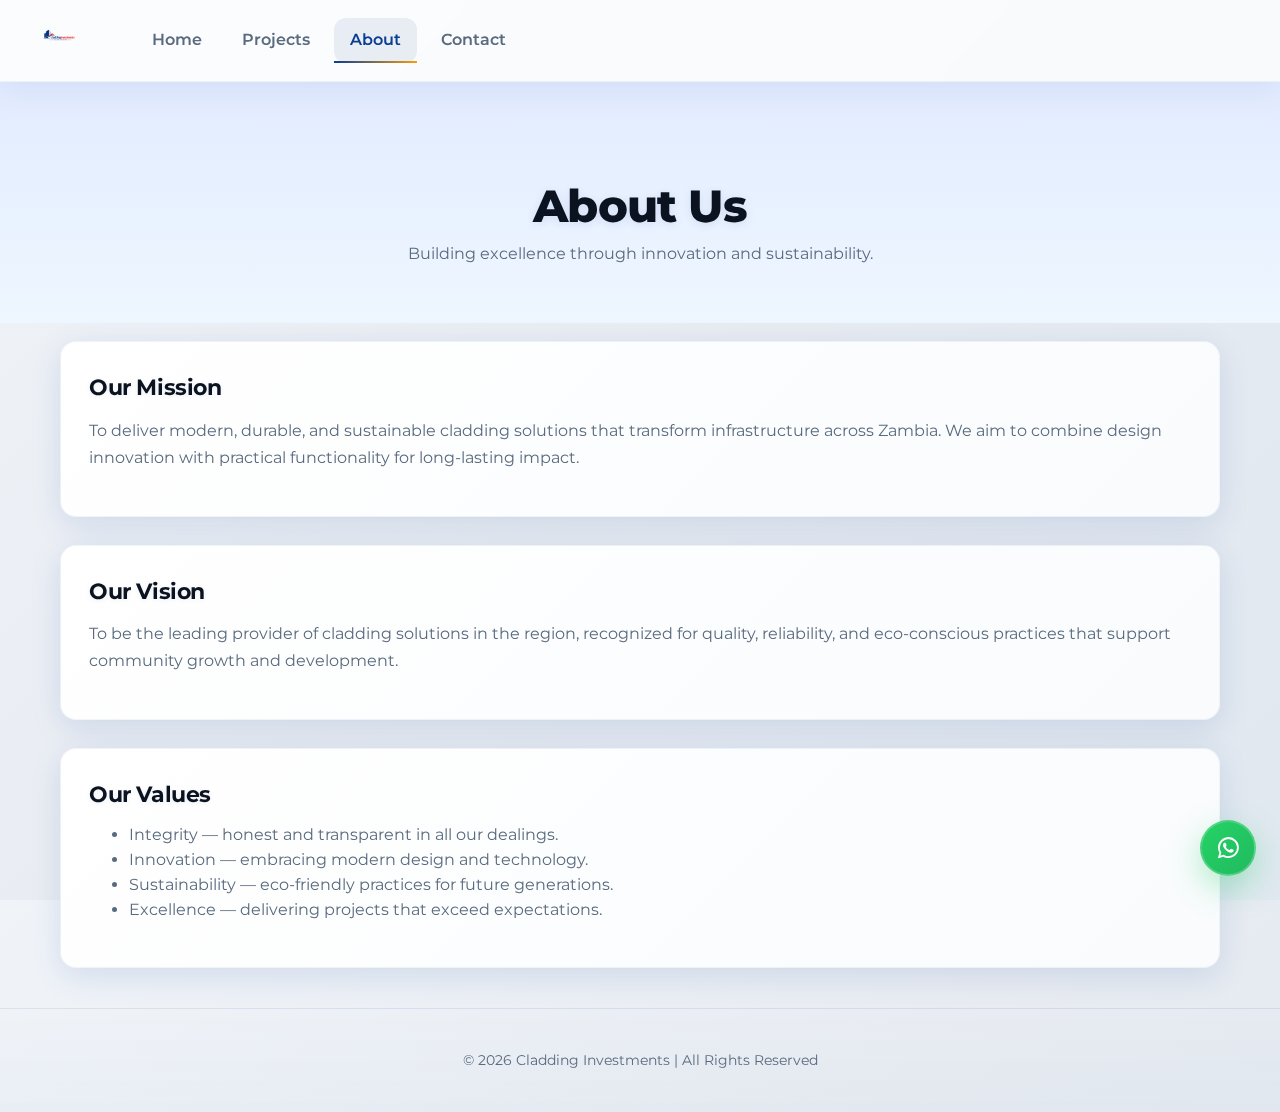
<file: about.html>
<!DOCTYPE html>
<html lang="en">
<head>
  <meta charset="UTF-8">
  <meta name="viewport" content="width=device-width, initial-scale=1.0">
  <title>About | Cladding Investments</title>
  <!-- Google Fonts -->
  <link href="https://fonts.googleapis.com/css2?family=Montserrat:wght@400;600&display=swap" rel="stylesheet">
  <!-- Font Awesome -->
  <link rel="stylesheet" href="https://cdnjs.cloudflare.com/ajax/libs/font-awesome/6.5.0/css/all.min.css">
  <!-- Stylesheet -->
  <link rel="stylesheet" href="styles.css">
</head>
<body>
  <header class="site-header">
    <div class="container header-inner">
      <a class="logo" href="home.html"><img src="images/logo.png" alt="Cladding Investments Logo" style="height:40px;width:auto"></a>
      <button id="nav-toggle" class="nav-toggle" aria-controls="site-nav" aria-expanded="false" aria-label="Toggle navigation">
        <span></span><span></span><span></span>
      </button>
      <nav class="site-nav" id="site-nav" role="navigation">
        <a href="home.html">Home</a>
        <a href="projects.html">Projects</a>
        <a href="about.html" class="active">About</a>
        <a href="contact.html">Contact</a>
      </nav>
    </div>
  </header>

  <main>
    <section class="page-hero">
      <div class="container">
        <h1>About Us</h1>
        <p>Building excellence through innovation and sustainability.</p>
      </div>
    </section>

    <section class="container" style="margin-top:18px">
      <div class="section-card">
        <h2>Our Mission</h2>
        <p>To deliver modern, durable, and sustainable cladding solutions that transform infrastructure across Zambia. We aim to combine design innovation with practical functionality for long-lasting impact.</p>
      </div>
      <div style="height:12px"></div>
      <div class="section-card">
        <h2>Our Vision</h2>
        <p>To be the leading provider of cladding solutions in the region, recognized for quality, reliability, and eco-conscious practices that support community growth and development.</p>
      </div>
      <div style="height:12px"></div>
      <div class="section-card">
        <h2>Our Values</h2>
        <ul style="margin-top:8px;color:var(--muted)">
          <li>Integrity — honest and transparent in all our dealings.</li>
          <li>Innovation — embracing modern design and technology.</li>
          <li>Sustainability — eco-friendly practices for future generations.</li>
          <li>Excellence — delivering projects that exceed expectations.</li>
        </ul>
      </div>
    </section>
  </main>

  <!-- WhatsApp Floating Button -->
  <a href="https://wa.me/260966011997" class="whatsapp-btn"><i class="fab fa-whatsapp"></i></a>

  <!-- Footer -->
  <footer>
    <p>&copy; 2026 Cladding Investments | All Rights Reserved</p>
  </footer>

  <script src="script.js"></script>
</body>
</html>
</file>
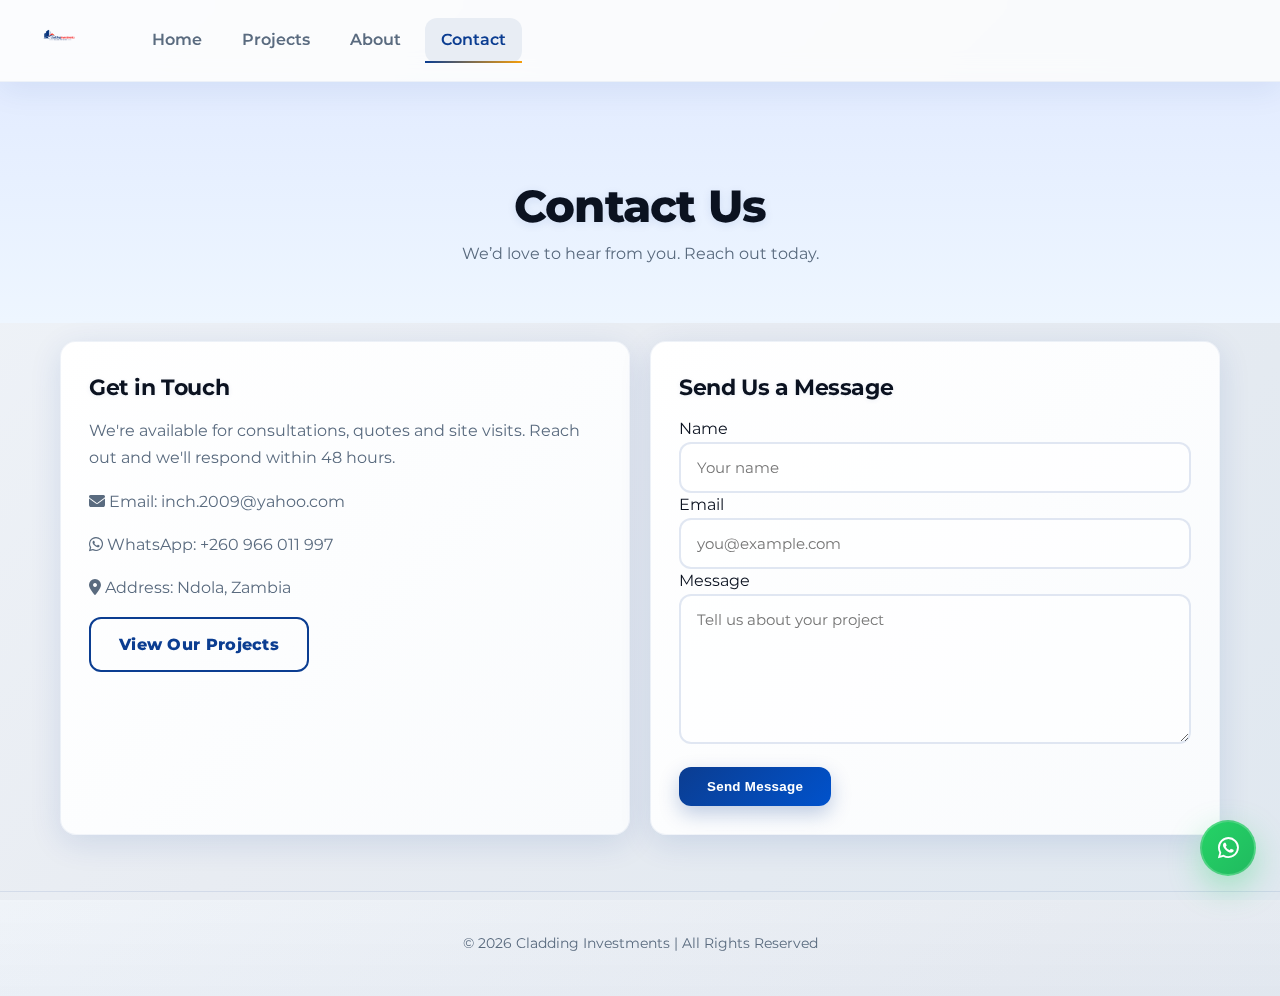
<file: contact.html>
<!DOCTYPE html>
<html lang="en">
<head>
  <meta charset="UTF-8">
  <meta name="viewport" content="width=device-width, initial-scale=1.0">
  <title>Contact | Cladding Investments</title>
  <!-- Google Fonts -->
  <link href="https://fonts.googleapis.com/css2?family=Montserrat:wght@400;600&display=swap" rel="stylesheet">
  <!-- Font Awesome -->
  <link rel="stylesheet" href="https://cdnjs.cloudflare.com/ajax/libs/font-awesome/6.5.0/css/all.min.css">
  <!-- Stylesheet -->
  <link rel="stylesheet" href="styles.css">
</head>
<body>
  <header class="site-header">
    <div class="container header-inner">
      <a class="logo" href="home.html"><img src="images/logo.png" alt="Cladding Investments Logo" style="height:40px;width:auto"></a>
      <button id="nav-toggle" class="nav-toggle" aria-controls="site-nav" aria-expanded="false" aria-label="Toggle navigation">
        <span></span><span></span><span></span>
      </button>
      <nav class="site-nav" id="site-nav" role="navigation">
        <a href="home.html">Home</a>
        <a href="projects.html">Projects</a>
        <a href="about.html">About</a>
        <a href="contact.html" class="active">Contact</a>
      </nav>
    </div>
  </header>

  <main>
    <section class="page-hero">
      <div class="container">
        <h1>Contact Us</h1>
        <p>We’d love to hear from you. Reach out today.</p>
      </div>
    </section>

    <section class="contact-section container" style="margin-top:18px">
      <div class="contact-grid">
        <div class="section-card contact-info">
          <h2>Get in Touch</h2>
          <p>We're available for consultations, quotes and site visits. Reach out and we'll respond within 48 hours.</p>
          <p style="margin-top:8px"><i class="fas fa-envelope"></i> Email: <a href="mailto:inch.2009@yahoo.com">inch.2009@yahoo.com</a></p>
          <p><i class="fab fa-whatsapp"></i> WhatsApp: <a href="https://wa.me/260966011997">+260 966 011 997</a></p>
          <p><i class="fas fa-map-marker-alt"></i> Address: Ndola, Zambia</p>
          <p style="margin-top:12px"><a href="projects.html" class="btn secondary">View Our Projects</a></p>
        </div>

        <div class="section-card contact-form">
          <h2>Send Us a Message</h2>
          <form id="contactForm" action="#" method="post" novalidate>
            <label for="name">Name</label>
            <input id="name" name="name" type="text" placeholder="Your name" required>

            <label for="email">Email</label>
            <input id="email" name="email" type="email" placeholder="you@example.com" required>

            <label for="message">Message</label>
            <textarea id="message" name="message" rows="6" placeholder="Tell us about your project" required></textarea>

            <div class="form-actions">
              <button type="submit" class="btn">Send Message</button>
            </div>

            <div id="formSuccess" class="form-success hidden" role="status" aria-live="polite">
              <strong>Thanks —</strong> your message was received. We'll reply shortly.
            </div>
          </form>
        </div>
      </div>
    </section>

    <a href="https://wa.me/260966011997" class="whatsapp-btn" aria-label="WhatsApp"><i class="fab fa-whatsapp"></i></a>

    <footer>
      <p>&copy; 2026 Cladding Investments | All Rights Reserved</p>
    </footer>
  </main>

  <script src="script.js"></script>
</body>
</html>
</file>
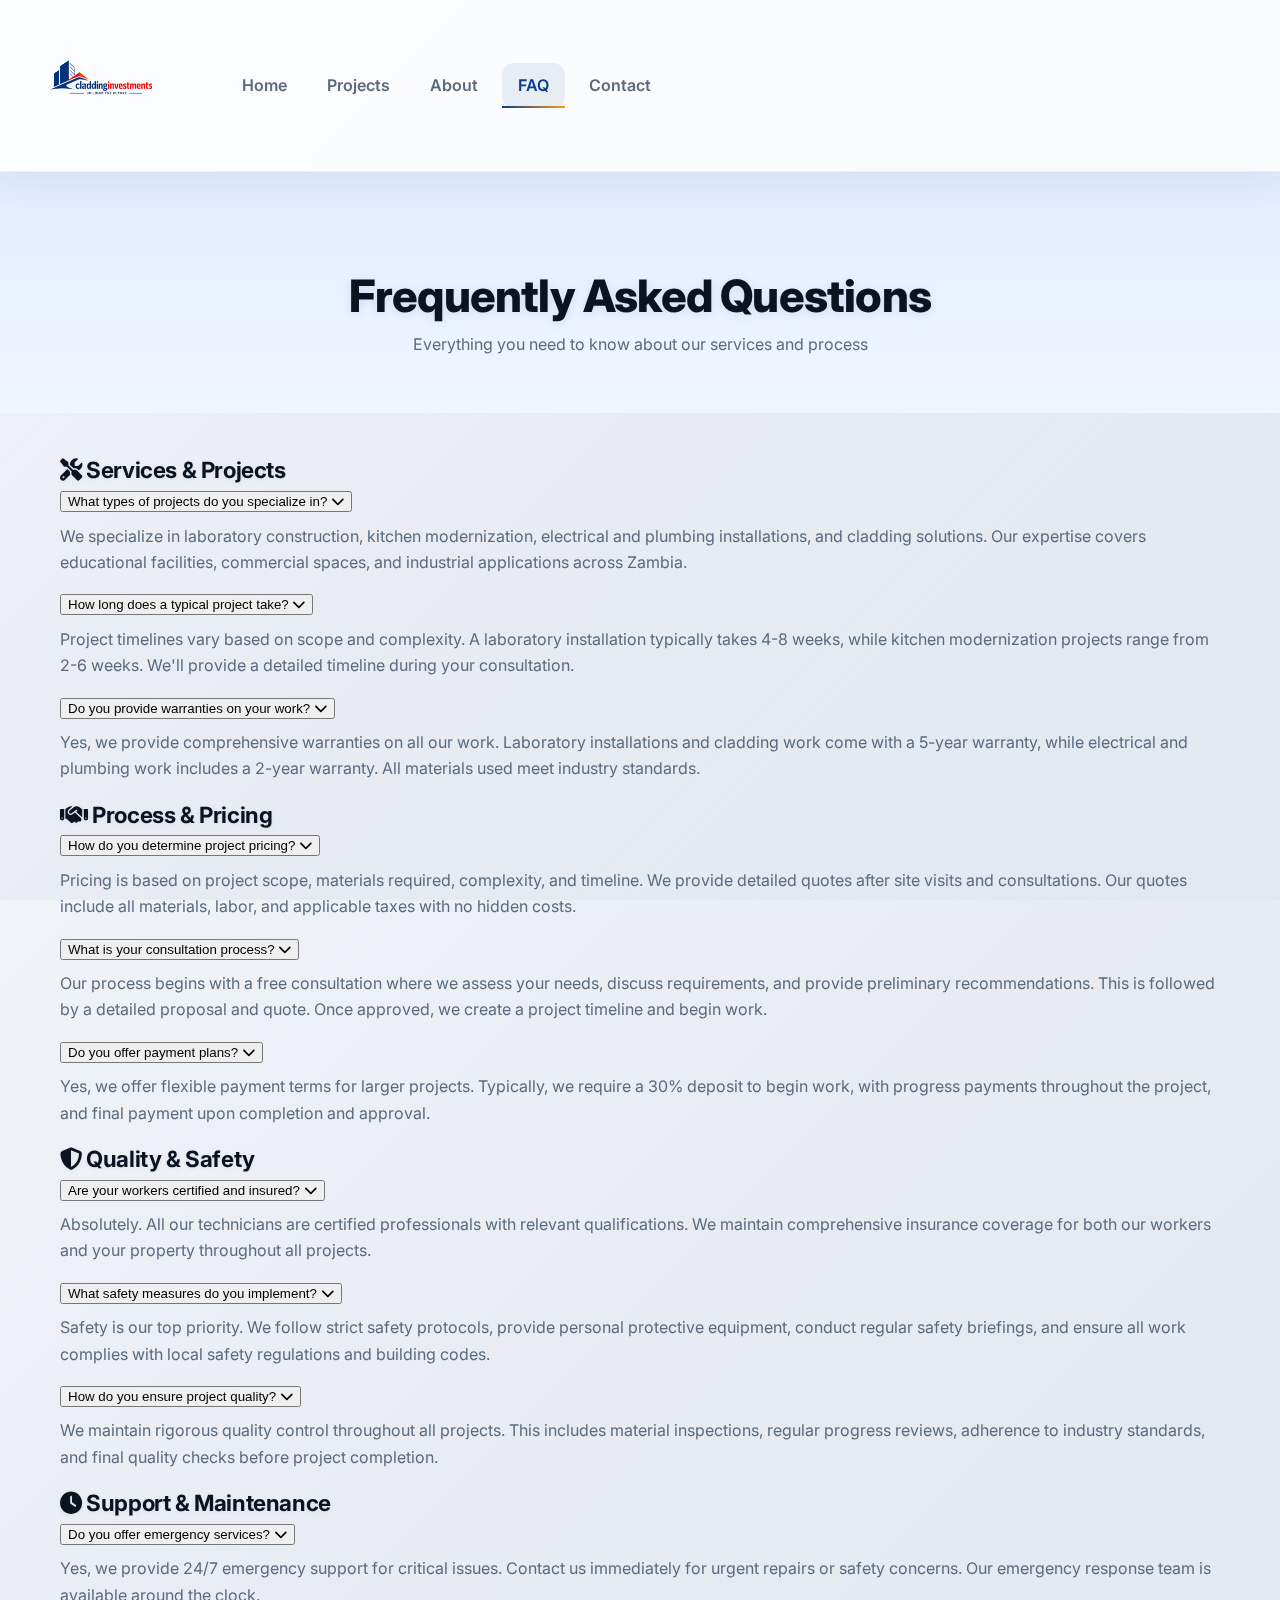
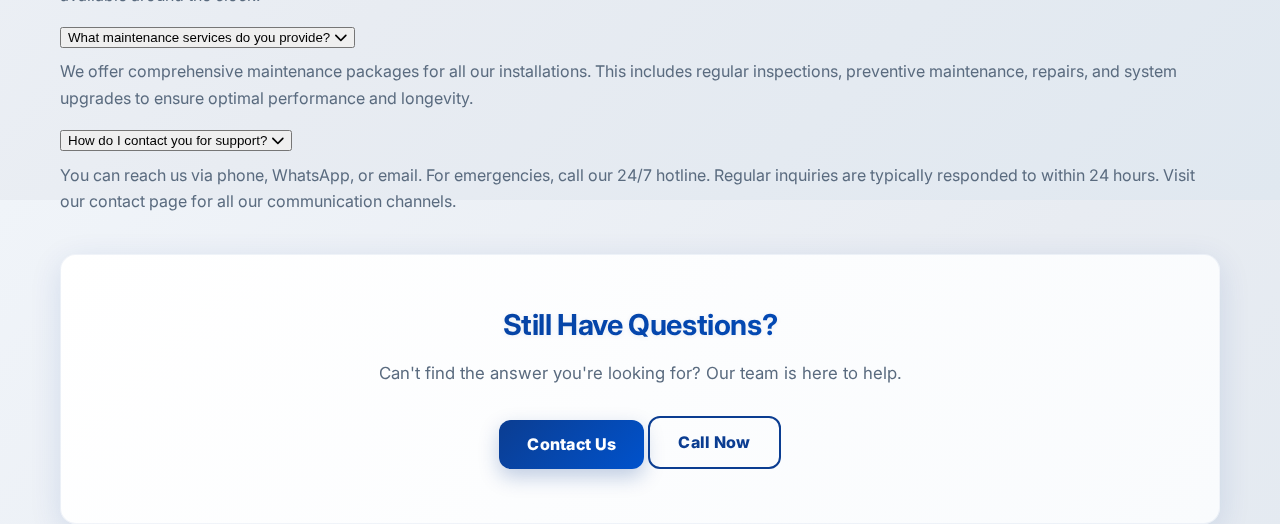
<file: faq.html>
<!DOCTYPE html>
<html lang="en">
<head>
  <meta charset="UTF-8">
  <meta name="viewport" content="width=device-width, initial-scale=1.0">
  <title>FAQ — Cladding Investments</title>
  <link href="https://fonts.googleapis.com/css2?family=Inter:wght@400;600&family=Montserrat:wght@400;600&display=swap" rel="stylesheet">
  <link rel="stylesheet" href="https://cdnjs.cloudflare.com/ajax/libs/font-awesome/6.5.0/css/all.min.css">
  <link rel="stylesheet" href="styles.css?v=2">
</head>
<body class="profile-page">
  <header class="site-header">
    <div class="container header-inner">
      <a class="logo" href="home.html"><img src="images/logo.png" alt="Cladding Investments Logo" style="height:130px;width:auto"></a>
      <button type="button" id="nav-toggle" class="nav-toggle" aria-controls="site-nav" aria-expanded="false" aria-label="Toggle navigation">
        <span></span><span></span><span></span>
      </button>
      <nav class="site-nav" id="site-nav" role="navigation">
        <a href="home.html">Home</a>
        <a href="projects.html">Projects</a>
        <a href="about.html">About</a>
        <a href="faq.html" class="active">FAQ</a>
        <a href="contact.html">Contact</a>
      </nav>
    </div>
  </header>

  <main>
    <section class="page-hero">
      <div class="container">
        <h1>Frequently Asked Questions</h1>
        <p>Everything you need to know about our services and process</p>
      </div>
    </section>

    <section class="faq-section container" style="margin-top:40px">
      <div class="faq-grid">
        <div class="faq-category">
          <h2><i class="fas fa-tools"></i> Services & Projects</h2>
          <div class="accordion">
            <div class="accordion-item">
              <button class="accordion-header">
                <span>What types of projects do you specialize in?</span>
                <i class="fas fa-chevron-down"></i>
              </button>
              <div class="accordion-content">
                <p>We specialize in laboratory construction, kitchen modernization, electrical and plumbing installations, and cladding solutions. Our expertise covers educational facilities, commercial spaces, and industrial applications across Zambia.</p>
              </div>
            </div>

            <div class="accordion-item">
              <button class="accordion-header">
                <span>How long does a typical project take?</span>
                <i class="fas fa-chevron-down"></i>
              </button>
              <div class="accordion-content">
                <p>Project timelines vary based on scope and complexity. A laboratory installation typically takes 4-8 weeks, while kitchen modernization projects range from 2-6 weeks. We'll provide a detailed timeline during your consultation.</p>
              </div>
            </div>

            <div class="accordion-item">
              <button class="accordion-header">
                <span>Do you provide warranties on your work?</span>
                <i class="fas fa-chevron-down"></i>
              </button>
              <div class="accordion-content">
                <p>Yes, we provide comprehensive warranties on all our work. Laboratory installations and cladding work come with a 5-year warranty, while electrical and plumbing work includes a 2-year warranty. All materials used meet industry standards.</p>
              </div>
            </div>
          </div>
        </div>

        <div class="faq-category">
          <h2><i class="fas fa-handshake"></i> Process & Pricing</h2>
          <div class="accordion">
            <div class="accordion-item">
              <button class="accordion-header">
                <span>How do you determine project pricing?</span>
                <i class="fas fa-chevron-down"></i>
              </button>
              <div class="accordion-content">
                <p>Pricing is based on project scope, materials required, complexity, and timeline. We provide detailed quotes after site visits and consultations. Our quotes include all materials, labor, and applicable taxes with no hidden costs.</p>
              </div>
            </div>

            <div class="accordion-item">
              <button class="accordion-header">
                <span>What is your consultation process?</span>
                <i class="fas fa-chevron-down"></i>
              </button>
              <div class="accordion-content">
                <p>Our process begins with a free consultation where we assess your needs, discuss requirements, and provide preliminary recommendations. This is followed by a detailed proposal and quote. Once approved, we create a project timeline and begin work.</p>
              </div>
            </div>

            <div class="accordion-item">
              <button class="accordion-header">
                <span>Do you offer payment plans?</span>
                <i class="fas fa-chevron-down"></i>
              </button>
              <div class="accordion-content">
                <p>Yes, we offer flexible payment terms for larger projects. Typically, we require a 30% deposit to begin work, with progress payments throughout the project, and final payment upon completion and approval.</p>
              </div>
            </div>
          </div>
        </div>

        <div class="faq-category">
          <h2><i class="fas fa-shield-alt"></i> Quality & Safety</h2>
          <div class="accordion">
            <div class="accordion-item">
              <button class="accordion-header">
                <span>Are your workers certified and insured?</span>
                <i class="fas fa-chevron-down"></i>
              </button>
              <div class="accordion-content">
                <p>Absolutely. All our technicians are certified professionals with relevant qualifications. We maintain comprehensive insurance coverage for both our workers and your property throughout all projects.</p>
              </div>
            </div>

            <div class="accordion-item">
              <button class="accordion-header">
                <span>What safety measures do you implement?</span>
                <i class="fas fa-chevron-down"></i>
              </button>
              <div class="accordion-content">
                <p>Safety is our top priority. We follow strict safety protocols, provide personal protective equipment, conduct regular safety briefings, and ensure all work complies with local safety regulations and building codes.</p>
              </div>
            </div>

            <div class="accordion-item">
              <button class="accordion-header">
                <span>How do you ensure project quality?</span>
                <i class="fas fa-chevron-down"></i>
              </button>
              <div class="accordion-content">
                <p>We maintain rigorous quality control throughout all projects. This includes material inspections, regular progress reviews, adherence to industry standards, and final quality checks before project completion.</p>
              </div>
            </div>
          </div>
        </div>

        <div class="faq-category">
          <h2><i class="fas fa-clock"></i> Support & Maintenance</h2>
          <div class="accordion">
            <div class="accordion-item">
              <button class="accordion-header">
                <span>Do you offer emergency services?</span>
                <i class="fas fa-chevron-down"></i>
              </button>
              <div class="accordion-content">
                <p>Yes, we provide 24/7 emergency support for critical issues. Contact us immediately for urgent repairs or safety concerns. Our emergency response team is available around the clock.</p>
              </div>
            </div>

            <div class="accordion-item">
              <button class="accordion-header">
                <span>What maintenance services do you provide?</span>
                <i class="fas fa-chevron-down"></i>
              </button>
              <div class="accordion-content">
                <p>We offer comprehensive maintenance packages for all our installations. This includes regular inspections, preventive maintenance, repairs, and system upgrades to ensure optimal performance and longevity.</p>
              </div>
            </div>

            <div class="accordion-item">
              <button class="accordion-header">
                <span>How do I contact you for support?</span>
                <i class="fas fa-chevron-down"></i>
              </button>
              <div class="accordion-content">
                <p>You can reach us via phone, WhatsApp, or email. For emergencies, call our 24/7 hotline. Regular inquiries are typically responded to within 24 hours. Visit our contact page for all our communication channels.</p>
              </div>
            </div>
          </div>
        </div>
      </div>
    </section>

    <section class="cta-section container" style="margin-top:40px">
      <div class="cta-card">
        <h2>Still Have Questions?</h2>
        <p>Can't find the answer you're looking for? Our team is here to help.</p>
        <div class="cta-buttons">
          <a href="contact.html" class="btn">Contact Us</a>
          <a href="tel:+260966011997" class="btn secondary">Call Now</a>
        </div>
      </div>
    </section>
  </main>

  <script src="script.js"></script>
  <script>
    document.addEventListener('DOMContentLoaded', () => {
      document.querySelectorAll('.accordion-header').forEach(header => {
        header.addEventListener('click', () => {
          const accordionItem = header.closest('.accordion-item');
          const content = accordionItem ? accordionItem.querySelector('.accordion-content') : null;
          if (!accordionItem || !content) return;

          const isActive = accordionItem.classList.toggle('active');
          if (isActive) {
            content.style.maxHeight = content.scrollHeight + 'px';
          } else {
            content.style.maxHeight = null;
          }

          document.querySelectorAll('.accordion-item.active').forEach(other => {
            if (other === accordionItem) return;
            other.classList.remove('active');
            const otherContent = other.querySelector('.accordion-content');
            if (otherContent) otherContent.style.maxHeight = null;
          });
        });
      });
    });
  </script>
</body>
</html>
</file>
<file: styles.css>
:root{
  --bg: #f0f4f9; /* page background */
  --muted-bg: #e8ecf2;
  --surface: #ffffff; /* cards and panels */
  --text: #0b1220;
  --muted: #5a6b7f;
  --primary: #0b3d91; /* deep blue */
  --accent: #f59e0b; /* amber */
  --muted-accent: #0052cc;
  --success: #10b981;
  --radius:16px;
  --container:1200px;
  --gap:20px;
  --card-shadow: 0 8px 32px rgba(11,61,145,0.12);
  --card-shadow-hover: 0 16px 48px rgba(11,61,145,0.18);
} 

/* Reset + base */
*{box-sizing:border-box}
html,body{height:100%;scroll-behavior:smooth}
body{margin:0;font-family:Inter, 'Montserrat', system-ui, -apple-system, 'Segoe UI', Roboto, Arial;background:var(--bg);color:var(--text);-webkit-font-smoothing:antialiased;line-height:1.55;background:linear-gradient(135deg, #f0f4f9 0%, #e8ecf2 50%, #e0e8f0 100%);position:relative}
.container{max-width:var(--container);margin:0 auto;padding:0 20px} 
a{color:inherit;text-decoration:none}
h1,h2,h3{margin:0}

/* Typography scale */
h1{font-size:2.8rem;font-weight:800;letter-spacing:-0.8px;line-height:1.1}
h2{font-size:1.4rem;font-weight:700;letter-spacing:-0.4px}
h3{font-size:1.1rem;font-weight:700}
p{color:var(--muted);margin-top:0.6rem;line-height:1.65}

/* Header */
.site-header{background:rgba(255,255,255,0.75);position:sticky;top:0;z-index:1200;box-shadow:0 8px 32px rgba(11,61,145,0.08);backdrop-filter:blur(12px) saturate(110%);border-bottom:1px solid rgba(11,61,145,0.06);transition:all .3s ease}
.header-inner{display:flex;align-items:center;gap:24px;padding:16px 0}
.logo{font-weight:900;color:var(--text);font-size:1.3rem;letter-spacing:-0.5px;background:linear-gradient(90deg,var(--primary),var(--muted-accent));-webkit-background-clip:text;background-clip:text;color:transparent}
.site-nav{display:flex;gap:8px;margin-left:32px;align-items:center}
.site-nav a{padding:10px 16px;border-radius:12px;color:var(--muted);font-weight:600;transition:all .2s ease;position:relative}
.site-nav a::after{content:'';position:absolute;bottom:0;left:0;width:0;height:2px;background:linear-gradient(90deg,var(--primary),var(--accent));transition:width .3s ease}
.site-nav a:hover::after,.site-nav a.active::after{width:100%}
.site-nav a.active,.site-nav a:hover{background:rgba(11,61,145,0.08);color:var(--primary)}
.nav-actions{margin-left:auto;display:flex;gap:12px;align-items:center}
.nav-toggle{display:none;background:none;border:0;padding:8px;cursor:pointer;transition:transform .3s ease}
.nav-toggle:hover{transform:rotate(90deg)}
.nav-toggle span{display:block;width:24px;height:2.5px;background:var(--text);margin:5px 0;border-radius:2px;transition:all .3s ease}

/* Buttons & CTA */
.btn{display:inline-block;padding:12px 28px;border-radius:12px;font-weight:800;background:linear-gradient(135deg,var(--primary),var(--muted-accent));color:#fff;border:0;transition:all .3s ease;box-shadow:0 8px 20px rgba(11,61,145,0.25);position:relative;overflow:hidden;letter-spacing:0.3px;-webkit-tap-highlight-color:transparent;-webkit-user-select:none;user-select:none}
.btn::before{content:'';position:absolute;top:0;left:-100%;width:100%;height:100%;background:linear-gradient(90deg,transparent,rgba(255,255,255,0.3),transparent);transition:left .5s ease}
.btn:hover::before{left:100%}
.btn.secondary{background:transparent;color:var(--primary);border:2.5px solid var(--primary);box-shadow:none}
.btn.secondary:hover{background:rgba(11,61,145,0.08);border-color:var(--muted-accent)}
.btn:hover{transform:translateY(-4px);box-shadow:0 12px 32px rgba(11,61,145,0.35)}

/* Header shrink (applies when scrolled) */
.site-header.scrolled{padding:8px 0;box-shadow:0 12px 48px rgba(11,61,145,0.15);backdrop-filter:blur(16px) saturate(120%)}

/* Mobile menu overlay */
@media (max-width:719px){
  body::before{
    content:'';
    position:fixed;
    inset:0;
    background:rgba(0,0,0,0);
    z-index:999;
    pointer-events:none;
    transition:background 0.4s ease
  }
  
  body[data-menu-open=\"true\"]::before{
    background:rgba(0,0,0,0.4);
    pointer-events:auto
  }
}

/* Hero — glass card with animated gradient type */
.hero, .page-hero{background:linear-gradient(180deg,#e3ecff 0%, #e8f1ff 50%, #eef6ff 100%);color:var(--text);padding:100px 0 40px;position:relative;overflow:hidden}
.hero::before{content:'';position:absolute;top:-50%;right:-10%;width:600px;height:600px;background:radial-gradient(circle,rgba(11,61,145,0.08) 0%,transparent 70%);border-radius:50%;animation:float 20s ease-in-out infinite}
.hero::after{content:'';position:absolute;bottom:-30%;left:-10%;width:500px;height:500px;background:radial-gradient(circle,rgba(245,158,11,0.06) 0%,transparent 70%);border-radius:50%;animation:float 25s ease-in-out infinite 2s}
@keyframes float{0%,100%{transform:translateY(0px)} 50%{transform:translateY(30px)}}
.hero .container, .page-hero .container{text-align:center;position:relative;z-index:2}
.hero h1{font-size:3.2rem;font-weight:900;line-height:1.08;margin-bottom:12px;background:linear-gradient(135deg,#0b3d91,#0052cc,#044182);-webkit-background-clip:text;background-clip:text;color:transparent;animation:slideInDown .8s ease}
@keyframes slideInDown{from{opacity:0;transform:translateY(-30px)} to{opacity:1;transform:translateY(0)}}
.hero p{color:var(--muted);margin-top:12px;font-size:1.05rem;animation:slideInUp .8s ease .2s both}
@keyframes slideInUp{from{opacity:0;transform:translateY(30px)} to{opacity:1;transform:translateY(0)}}
.hero .overlay{position:relative;z-index:4;display:flex;align-items:center;justify-content:center;min-height:65vh}
.hero .overlay .hero-card{background:transparent;padding:40px;border-radius:20px;box-shadow:none;max-width:900px;border:none;backdrop-filter:none;animation:zoomIn .8s ease .3s both;transition:all .4s ease}
@keyframes zoomIn{from{opacity:0;transform:scale(0.95)} to{opacity:1;transform:scale(1)}}
.hero .overlay .hero-card:hover{transform:translateY(-8px);box-shadow:none}
.hero .overlay .hero-card p{color:var(--muted);margin-top:12px}
.hero .hero-meta{display:flex;gap:12px;justify-content:center;align-items:center;margin-top:10px;color:var(--muted)}
.hero .scroll-hint{margin-top:20px;display:block;opacity:.8;color:var(--muted);animation:bounce 2s infinite}
@keyframes bounce{0%,100%{transform:translateY(0)} 50%{transform:translateY(10px)}}

/* Slideshow inside hero */
.hero{position:relative;overflow:hidden}
.hero .slides{position:absolute;inset:0;height:100%;width:100%;z-index:1}
.hero .slides img,
.hero .slides video{position:absolute;inset:0;width:100%;height:100%;object-fit:cover;opacity:0;transform:scale(1.05);transition:opacity 1s ease,transform 1.2s ease;filter:brightness(.52) saturate(1.1)}
.hero .slides img.active,
.hero .slides video.active{opacity:1;transform:scale(1);filter:brightness(.65) saturate(1.1)}
.hero-controls{position:absolute;left:0;right:0;bottom:28px;display:flex;align-items:center;justify-content:center;gap:16px;z-index:6}
.hero-arrow{position:absolute;top:50%;transform:translateY(-50%);background:rgba(255,255,255,0.2);color:#fff;border:none;padding:16px;cursor:pointer;font-size:20px;border-radius:50%;transition:all .3s ease;width:50px;height:50px;display:flex;align-items:center;justify-content:center;z-index:5;backdrop-filter:blur(6px);border:1px solid rgba(255,255,255,0.3)}
.hero-arrow:hover{background:rgba(255,255,255,0.4);transform:translateY(-50%) scale(1.1);box-shadow:0 8px 24px rgba(0,0,0,0.25)}
.hero-arrow.prev{left:20px}
.hero-arrow.next{right:20px}
.dots{display:flex;gap:10px;align-items:center}
.dots button{width:14px;height:14px;border-radius:50%;background:rgba(255,255,255,0.4);border:2px solid rgba(255,255,255,0.6);cursor:pointer;padding:0;transition:all .3s ease}
.dots button:hover{background:rgba(255,255,255,0.6);transform:scale(1.2)}
.dots button.active{background:#fff;transform:scale(1.3);box-shadow:0 4px 12px rgba(0,0,0,0.3)}

/* When there's only one slide, hide controls */
.hero.single .hero-controls{display:none !important}
.hero.single .dots{display:none !important}

/* Features */
.features-grid{display:grid;grid-template-columns:repeat(3,1fr);gap:var(--gap);align-items:start}
.feature{background:linear-gradient(135deg,#fff 0%,#f9fbfd 100%);padding:32px;border-radius:18px;text-align:center;box-shadow:var(--card-shadow);border:1px solid rgba(11,61,145,0.06);min-height:160px;transition:all .4s cubic-bezier(0.23,1,0.320,1);position:relative;overflow:hidden}
.feature::before{content:'';position:absolute;top:0;left:0;width:100%;height:100%;background:linear-gradient(135deg,rgba(11,61,145,0.05) 0%,transparent 100%);opacity:0;transition:opacity .4s ease;z-index:0}
.feature:hover{transform:translateY(-12px);box-shadow:var(--card-shadow-hover);border-color:rgba(11,61,145,0.12)}
.feature:hover::before{opacity:1}
.feature > *{position:relative;z-index:1}
.feature i{color:var(--accent);margin-bottom:12px;font-size:2.2rem;transition:transform .4s ease,color .4s ease}
.feature:hover i{transform:scale(1.15) rotate(5deg);color:var(--primary)}
.feature h3{font-size:1.15rem;margin-top:12px;color:var(--text)}
.feature p{font-size:.95rem;color:var(--muted);margin-top:10px;line-height:1.6}

/* Featured projects preview (masonry-like) */
.preview-header{display:flex;align-items:center;justify-content:space-between;gap:12px;margin-bottom:8px}
.preview-header h2{font-size:1.5rem;margin:0}
.preview-grid{display:grid;grid-template-columns:repeat(3,1fr);gap:22px;margin-top:16px}
.preview-grid .project-card{overflow:hidden}

/* Album Card Styling */
.album-card{position:relative}
.album-header{display:flex;align-items:flex-start;justify-content:space-between;gap:12px;margin-bottom:12px}
.album-header > div:first-child{flex:1}
.album-header h3{margin-bottom:6px;color:var(--text)}
.album-badge{display:inline-block;font-size:0.8rem;color:var(--accent);font-weight:700;text-transform:uppercase;letter-spacing:0.5px;background:rgba(245,158,11,0.1);padding:4px 10px;border-radius:6px}
.album-count{display:flex;align-items:center;gap:6px;font-size:0.85rem;color:var(--muted);font-weight:600;background:rgba(11,61,145,0.05);padding:6px 12px;border-radius:8px;white-space:nowrap}
.album-count i{color:var(--primary);font-size:0.9rem}

/* Album Thumbnails */
.album-thumbnails{display:flex;gap:8px;margin:12px 0;flex-wrap:wrap;align-items:center}
.album-thumb{width:60px;height:60px;object-fit:cover;border-radius:8px;cursor:pointer;border:2px solid transparent;transition:all .3s ease;opacity:0.8}
.album-thumb:hover{border-color:var(--accent);opacity:1;transform:scale(1.08)}
.album-more{width:60px;height:60px;background:linear-gradient(135deg,var(--primary),var(--muted-accent));border-radius:8px;display:flex;align-items:center;justify-content:center;color:#fff;font-size:20px;cursor:pointer;transition:all .3s ease;text-decoration:none;flex-shrink:0}
.album-more:hover{transform:scale(1.08);box-shadow:0 8px 20px rgba(11,61,145,0.25)}
.album-more-count{display:flex;align-items:center;justify-content:center;width:60px;height:60px;background:rgba(11,61,145,0.1);border-radius:8px;font-weight:700;color:var(--primary);font-size:0.95rem;flex-shrink:0}

/* Projects grid (masonry fallback using CSS columns for organic layout) */
.project-grid .grid{column-gap:var(--gap);column-fill:balance}
@media (min-width:720px){.project-grid .grid{column-count:2}}
@media (min-width:1100px){.project-grid .grid{column-count:3}}
.project-card{display:inline-block;width:100%;margin:0 0 22px;border-radius:var(--radius);overflow:hidden;background:var(--surface);box-shadow:var(--card-shadow);transition:all .4s cubic-bezier(0.23,1,0.320,1);border:1px solid rgba(11,61,145,0.08);position:relative;touch-action:manipulation}
.project-card::after{content:'';position:absolute;inset:0;background:none;opacity:0;transition:opacity .4s ease;z-index:1;pointer-events:none}
.project-card:hover{transform:translateY(-12px);box-shadow:var(--card-shadow-hover);border-color:var(--accent)}
.project-card:hover::after{opacity:0}
.project-card img{width:100%;height:240px;display:block;object-fit:cover;transition:transform .5s ease}
.project-card:hover img{transform:scale(1.08)}
.card-body{padding:18px;position:relative;z-index:2}
.card-body h3{color:var(--text);margin-bottom:6px}
.card-body p{font-size:.9rem;color:var(--muted);margin:0}

/* Project Filter Section */
.projects-filter-section{margin-bottom:8px}
.filter-header{display:flex;align-items:center;justify-content:space-between;gap:24px;flex-wrap:wrap;margin-bottom:20px}
.filter-header h2{margin:0;font-size:1.5rem}
.filter-buttons{display:flex;gap:12px;flex-wrap:wrap}
.filter-btn{padding:10px 20px;border:2px solid rgba(11,61,145,0.2);border-radius:12px;background:transparent;color:var(--text);font-weight:600;cursor:pointer;transition:all .3s ease;font-size:0.95rem}
.filter-btn:hover{border-color:var(--primary);color:var(--primary);background:rgba(11,61,145,0.05)}
.filter-btn.active{background:linear-gradient(135deg,var(--primary),var(--muted-accent));color:#fff;border-color:var(--primary);box-shadow:0 8px 20px rgba(11,61,145,0.25)}

/* Enhanced Project Card Layout */
.project-image-wrapper{position:relative;overflow:hidden;height:260px;background:var(--muted-bg)}
.project-overlay{position:absolute;inset:0;background:linear-gradient(135deg,rgba(11,61,145,0.48),rgba(0,82,204,0.48));display:flex;align-items:flex-end;padding:12px;opacity:0;transition:opacity .3s ease;z-index:3;backdrop-filter:blur(2px)}
.project-card:hover .project-overlay{opacity:0.95}
.overlay-content{color:#fff;width:100%;animation:slideUp .4s ease}
.overlay-content h3{color:#fff;margin-bottom:4px;font-size:1.1rem}
.overlay-content p{color:rgba(255,255,255,0.9);margin:0;font-size:0.9rem}
@keyframes slideUp{from{transform:translateY(20px);opacity:0} to{transform:translateY(0);opacity:1}}

/* Image Carousel Navigation */
.image-carousel{position:relative}
.project-main{transition:opacity 0.3s ease}
.carousel-arrow{position:absolute;top:50%;transform:translateY(-50%);background:rgba(255,255,255,0.2);color:#fff;border:2px solid rgba(255,255,255,0.4);width:44px;height:44px;border-radius:50%;display:flex;align-items:center;justify-content:center;cursor:pointer;font-size:20px;transition:all .3s ease;z-index:5;backdrop-filter:blur(6px);padding:0}
.carousel-arrow:hover{background:rgba(255,255,255,0.35);border-color:#fff;transform:translateY(-50%) scale(1.1);box-shadow:0 8px 24px rgba(0,0,0,0.25)}
.carousel-arrow:active{transform:translateY(-50%) scale(0.95)}
.carousel-prev{left:12px}
.carousel-next{right:12px}

/* Carousel Indicators */
.carousel-indicators{position:absolute;bottom:12px;right:12px;background:rgba(0,0,0,0.5);color:#fff;padding:6px 12px;border-radius:20px;font-size:0.85rem;font-weight:600;backdrop-filter:blur(4px);z-index:4}
.carousel-counter{display:flex;gap:4px}
.current-index{font-weight:700;min-width:20px}
.total-images{opacity:0.9}

.project-header{display:flex;align-items:flex-start;justify-content:space-between;gap:12px;margin-bottom:12px}
.project-header > div:first-child{flex:1}
.project-header h3{margin-bottom:6px;color:var(--text)}
.project-category{display:inline-block;font-size:0.8rem;color:var(--accent);font-weight:700;text-transform:uppercase;letter-spacing:0.5px;background:rgba(245,158,11,0.1);padding:4px 10px;border-radius:6px}
.project-stats{display:flex;gap:12px}
.stat{display:flex;align-items:center;gap:6px;font-size:0.85rem;color:var(--muted);font-weight:600;background:rgba(11,61,145,0.05);padding:6px 12px;border-radius:8px}
.stat i{color:var(--primary);font-size:0.9rem}

.thumbs{display:flex;gap:8px;margin:14px 0;flex-wrap:wrap}
.thumbs a{flex:0 0 calc(20% - 6.4px);min-width:50px}
.thumbs img{width:100%;height:50px;object-fit:cover;border-radius:8px;cursor:pointer;border:2px solid transparent;transition:all .3s ease;opacity:0.6}
.thumbs img:hover,.thumbs img.active{border-color:var(--accent);opacity:1;transform:scale(1.05)}

/* Video Badge Styles */
.video-thumb{display:block;width:100%;aspect-ratio:1;border-radius:8px;overflow:hidden;background:linear-gradient(135deg,var(--primary),var(--muted-accent));display:flex;align-items:center;justify-content:center;min-width:50px;min-height:50px}
.video-badge{color:#fff;font-size:0.75rem;font-weight:700;text-align:center;display:flex;align-items:center;justify-content:center;gap:4px;padding:8px}
.video-badge i{font-size:0.9rem}
.video-thumb:hover{transform:scale(1.08);box-shadow:0 8px 24px rgba(11,61,145,0.3)}

.card-actions{display:flex;gap:10px;margin-top:14px;flex-wrap:wrap}
.card-actions .btn{flex:1;min-width:120px;padding:10px 14px;font-size:0.9rem}

/* Decorative gallery (index) */
.decor-gallery{margin-top:28px;margin-bottom:8px}
.decor-grid{display:flex;gap:16px;align-items:center;justify-content:center;flex-wrap:wrap}
.decor-grid .decor-img{width:180px;height:130px;object-fit:cover;border-radius:14px;opacity:0;transform:translateY(24px) rotate(2deg);transition:opacity .6s ease,transform .6s ease,box-shadow .4s ease;box-shadow:var(--card-shadow);cursor:pointer;border:2px solid rgba(11,61,145,0.06)}
.decor-grid .decor-img.visible{opacity:1;transform:translateY(0) rotate(0deg)}
.decor-grid .decor-img:hover{transform:scale(1.08) translateY(-4px);box-shadow:var(--card-shadow-hover);border-color:var(--accent)}

/* Back to top */
.back-to-top{position:fixed;right:24px;bottom:100px;background:linear-gradient(135deg,var(--primary),var(--muted-accent));color:#fff;padding:12px;border-radius:50%;border:0;display:inline-flex;align-items:center;justify-content:center;box-shadow:0 12px 32px rgba(11,61,145,0.25);z-index:1500;opacity:0;transform:translateY(20px) scale(0.8);transition:all .3s ease;width:50px;height:50px;font-size:20px;cursor:pointer;border:2px solid rgba(255,255,255,0.1)}
.back-to-top:hover{transform:translateY(0) scale(1.1);box-shadow:0 16px 40px rgba(11,61,145,0.35)}
.back-to-top.visible{opacity:1;transform:translateY(0) scale(1)}

/* Lightbox for project pages */
.lightbox{position:fixed;inset:0;background:rgba(2,6,23,0.65);display:flex;align-items:center;justify-content:center;z-index:1600;padding:16px;backdrop-filter:blur(8px);animation:fadeIn .3s ease}
@keyframes fadeIn{from{opacity:0} to{opacity:1}}
.lightbox.hidden{display:none}
.lightbox img{max-width:100%;max-height:90vh;border-radius:12px;box-shadow:0 25px 60px rgba(0,0,0,0.6);animation:zoomInLight .3s ease}
@keyframes zoomInLight{from{opacity:0;transform:scale(0.9)} to{opacity:1;transform:scale(1)}}
.lightbox .close{position:absolute;top:24px;right:24px;background:rgba(255,255,255,0.15);border:2px solid rgba(255,255,255,0.3);color:#fff;font-size:28px;cursor:pointer;width:44px;height:44px;display:flex;align-items:center;justify-content:center;border-radius:50%;transition:all .3s ease;backdrop-filter:blur(4px)}
.lightbox .close:hover{background:rgba(255,255,255,0.25);border-color:#fff;transform:rotate(90deg)}

/* Modern Gallery Styles */
.gallery-section{margin-top:32px}
.gallery-header{text-align:center;margin-bottom:32px}
.gallery-header h2{font-size:1.8rem;margin-bottom:8px}
.gallery-header p{color:var(--muted);font-size:1rem}

/* Gallery Filter */
.gallery-filter{display:flex;gap:12px;justify-content:center;flex-wrap:wrap;margin-bottom:32px}
.gallery-filter-btn{padding:10px 24px;border:2px solid rgba(11,61,145,0.2);border-radius:12px;background:transparent;color:var(--text);font-weight:600;cursor:pointer;transition:all .3s ease;font-size:0.95rem}
.gallery-filter-btn:hover{border-color:var(--primary);color:var(--primary);background:rgba(11,61,145,0.05)}
.gallery-filter-btn.active{background:linear-gradient(135deg,var(--primary),var(--muted-accent));color:#fff;border-color:var(--primary);box-shadow:0 8px 20px rgba(11,61,145,0.25)}

/* Gallery Grid */
.gallery-grid{display:grid;grid-template-columns:repeat(auto-fill,minmax(280px,1fr));gap:24px}
.gallery-item{animation:fadeIn .4s ease;opacity:0}
.gallery-item.visible{opacity:1}
.gallery-item-wrapper{position:relative;width:100%;aspect-ratio:1;border-radius:16px;overflow:hidden;background:var(--muted-bg);box-shadow:var(--card-shadow);transition:all .4s cubic-bezier(0.23,1,0.320,1);cursor:pointer;display:flex;align-items:center;justify-content:center}
.gallery-item-wrapper:hover{transform:translateY(-8px);box-shadow:var(--card-shadow-hover)}
.gallery-img,.gallery-video{width:100%;height:100%;object-fit:cover;transition:transform .5s ease}
.gallery-item-wrapper:hover .gallery-img,.gallery-item-wrapper:hover .gallery-video{transform:scale(1.08)}

/* Video Item Styles */
.gallery-item-wrapper.video-item .video-poster{position:absolute;inset:0;background-size:cover;background-position:center;z-index:1}
.gallery-item-wrapper.video-item video{display:none}

/* Gallery Overlay */
.gallery-overlay{position:absolute;inset:0;background:linear-gradient(135deg,rgba(11,61,145,0.85),rgba(0,82,204,0.85));display:flex;align-items:center;justify-content:center;opacity:0;transition:opacity .4s ease;z-index:3;backdrop-filter:blur(4px)}
.gallery-item-wrapper:hover .gallery-overlay{opacity:1}

/* Gallery Button */
.gallery-btn{background:rgba(255,255,255,0.2);border:2px solid rgba(255,255,255,0.4);color:#fff;width:56px;height:56px;border-radius:50%;display:flex;align-items:center;justify-content:center;cursor:pointer;font-size:24px;transition:all .3s ease;backdrop-filter:blur(4px)}
.gallery-btn:hover{background:rgba(255,255,255,0.3);border-color:#fff;transform:scale(1.1)}
.play-btn i{margin-left:2px}

/* Gallery Caption */
.gallery-caption{margin-top:12px;font-size:0.95rem;color:var(--text);font-weight:500;text-align:center;margin-bottom:0}

/* Project Details */
.project-details{margin-top:32px;margin-bottom:32px}
.details-card{background:linear-gradient(135deg,#fff 0%,#f9fbfd 100%);padding:32px;border-radius:16px;box-shadow:var(--card-shadow);border:1px solid rgba(11,61,145,0.06)}
.details-grid{display:grid;grid-template-columns:repeat(auto-fit,minmax(200px,1fr));gap:24px}
.detail-item{padding:16px 0;border-right:2px solid rgba(11,61,145,0.08)}
.detail-item:last-child{border-right:none}
.detail-label{display:block;font-size:0.85rem;color:var(--muted);font-weight:700;text-transform:uppercase;letter-spacing:0.5px;margin-bottom:8px}
.detail-value{color:var(--text);font-weight:600;font-size:1.1rem;margin:0}

/* Gallery Lightbox */
.gallery-lightbox{position:fixed;inset:0;background:rgba(2,6,23,0.68);display:flex;align-items:center;justify-content:center;z-index:2000;padding:16px;backdrop-filter:blur(8px);animation:fadeIn .3s ease}
.gallery-lightbox.hidden{display:none}
.lightbox-content{position:relative;width:100%;max-width:90vw;max-height:90vh;display:flex;align-items:center;justify-content:center;flex-direction:column}
.lightbox-close{position:absolute;top:-40px;right:0;background:rgba(255,255,255,0.15);border:2px solid rgba(255,255,255,0.3);color:#fff;font-size:28px;cursor:pointer;width:44px;height:44px;display:flex;align-items:center;justify-content:center;border-radius:50%;transition:all .3s ease;backdrop-filter:blur(4px);z-index:10}
.lightbox-close:hover{background:rgba(255,255,255,0.25);border-color:#fff;transform:rotate(90deg)}

/* Lightbox Navigation */
.lightbox-prev,.lightbox-next{position:absolute;top:50%;transform:translateY(-50%);background:rgba(255,255,255,0.15);color:#fff;border:2px solid rgba(255,255,255,0.3);padding:12px 16px;cursor:pointer;font-size:20px;border-radius:50%;width:50px;height:50px;display:flex;align-items:center;justify-content:center;z-index:10;backdrop-filter:blur(6px);transition:all .3s ease}
.lightbox-prev:hover,.lightbox-next:hover{background:rgba(255,255,255,0.25);border-color:#fff;transform:translateY(-50%) scale(1.1)}
.lightbox-prev{left:-70px}
.lightbox-next{right:-70px}

/* Lightbox Media Container */
.lightbox-media-container{position:relative;width:100%;max-width:80vw;max-height:70vh;display:flex;align-items:center;justify-content:center;margin-bottom:16px}
.lightbox-media{max-width:100%;max-height:100%;border-radius:12px;box-shadow:0 25px 60px rgba(0,0,0,0.6);animation:zoomInLight .3s ease}
.lightbox-media.hidden{display:none}
.lightbox-caption{color:rgba(255,255,255,0.9);text-align:center;font-size:1rem;margin-top:16px;max-width:80vw}

/* CTA Section */
.cta-section{margin-top:48px;margin-bottom:32px}
.cta-card{background:linear-gradient(135deg,#fff 0%,#f9fbfd 100%);padding:48px;border-radius:16px;box-shadow:var(--card-shadow);border:1px solid rgba(11,61,145,0.06);text-align:center}
.cta-card h2{font-size:1.8rem;margin-bottom:12px;background:linear-gradient(135deg,#0b3d91,#0052cc);-webkit-background-clip:text;background-clip:text;color:transparent}
.cta-card p{color:var(--muted);font-size:1.05rem;margin-bottom:28px}
.cta-actions{display:flex;gap:16px;justify-content:center;flex-wrap:wrap}
.cta-actions .btn{margin:0}

/* Responsive Gallery */
@media (max-width:768px){
  .gallery-grid{grid-template-columns:repeat(auto-fill,minmax(210px,1fr));gap:16px}
  .lightbox-prev{left:10px}
  .lightbox-next{right:10px}
  .details-grid{grid-template-columns:repeat(2,1fr)}
  .detail-item{border-right:none;border-bottom:2px solid rgba(11,61,145,0.08)}
  .detail-item:last-child,.detail-item:nth-last-child(2){border-bottom:none}
  .cta-card{padding:32px 20px}
  
  /* Better project card sizing */
  .project-card{border-radius:14px;overflow:hidden}
  .project-image-wrapper{height:220px}
  .thumbs{gap:6px}
  .thumbs a{flex:0 0 calc(20% - 5px)}
  
  /* Carousel responsive */
  .carousel-arrow{width:40px;height:40px;font-size:18px}
  .carousel-prev{left:8px}
  .carousel-next{right:8px}
  .carousel-indicators{bottom:10px;right:10px;font-size:0.8rem;padding:5px 10px}

  /* Album cards responsive */
  .preview-grid{grid-template-columns:repeat(2,1fr);gap:16px}
  .album-thumbnails{gap:6px}
  .album-thumb{width:48px;height:48px}
  .album-more{width:48px;height:48px;font-size:16px}
  .album-more-count{width:48px;height:48px;font-size:0.8rem}
}

@media (max-width:480px){
  .gallery-grid{grid-template-columns:repeat(auto-fill,minmax(140px,1fr));gap:10px}
  .gallery-caption{font-size:0.8rem;margin-top:8px}
  .lightbox-media-container{max-width:95vw;max-height:50vh}
  .lightbox-prev,.lightbox-next{width:40px;height:40px;font-size:14px}
  .details-grid{grid-template-columns:1fr}
  .detail-item{border:none;padding:12px 0}
  .cta-actions{flex-direction:column}
  .cta-actions .btn{width:100%}
  
  /* Mobile button improvements */
  .btn{padding:12px 20px;font-size:0.95rem;border-radius:10px}
  .btn.secondary{padding:12px 20px;font-size:0.95rem}
  
  /* Better touch targets */
  button{min-height:44px;min-width:44px}
  
  /* Project card mobile */
  .project-card{margin:0 0 16px}
  .project-image-wrapper{height:200px}
  .project-header{flex-direction:column;gap:8px}
  .project-category{font-size:0.75rem;padding:3px 8px}
  .card-body{padding:16px}
  .card-body h3{font-size:1rem}
  .card-body p{font-size:0.9rem}
  .card-actions{flex-direction:column}
  .card-actions .btn{width:100%;margin:0 !important}

  /* Carousel mobile - bigger touch targets */
  .carousel-arrow{width:48px;height:48px;font-size:20px}
  .carousel-prev{left:6px}
  .carousel-next{right:6px}
  .carousel-indicators{bottom:12px;right:12px;font-size:0.85rem;padding:6px 12px}
  
  /* Filter buttons */
  .filter-buttons{gap:8px;width:100%}
  .filter-btn{padding:8px 14px;font-size:0.85rem}
  
  /* Header adjustments */
  .header-inner{gap:12px;padding:12px 0}
  .logo{font-size:1.1rem}
  .logo img{height:35px}
  
  /* Hero adjustments */
  .hero h1{font-size:1.6rem;margin-bottom:12px}
  .hero p{font-size:0.9rem}
  .hero .overlay .hero-card{padding:14px}
  .hero .overlay .hero-card p{margin-top:10px}
  
  /* Features */
  .feature{padding:16px;border-radius:12px}
  .feature i{font-size:1.6rem;margin-bottom:8px}
  .feature h3{font-size:0.95rem}
  .feature p{font-size:0.85rem}
  
  /* Section spacing */
  .container{padding:0 16px}
  section{margin-bottom:24px}

  /* Album cards mobile */
  .preview-grid{grid-template-columns:1fr;gap:14px}
  .album-thumbnails{gap:5px;margin:10px 0}
  .album-thumb{width:44px;height:44px}
  .album-more{width:44px;height:44px;font-size:14px}
  .album-more-count{width:44px;height:44px;font-size:0.75rem}
  .album-header{gap:6px}
  .album-count{font-size:0.75rem;padding:4px 8px}
  .album-badge{font-size:0.65rem;padding:2px 6px}
  .card-body{padding:12px}

  /* Carousel becomes more prominent on mobile */
  .image-carousel:active .carousel-arrow{background:rgba(255,255,255,0.4)!important}
}

@media (max-width:360px){
  /* Extra small devices */
  .hero h1{font-size:1.4rem}
  .hero .overlay .hero-card{padding:12px}
  .hero .overlay .hero-card p{font-size:0.9rem;line-height:1.4}
  .site-nav a{font-size:1rem;padding:14px 16px}
  .card-body{padding:12px}
  .project-card{margin:0 0 12px}
}

/* Contact */
.contact-grid{display:grid;gap:20px}
.contact-form input,.contact-form textarea{width:100%;padding:14px 16px;border:2px solid rgba(11,61,145,0.12);border-radius:12px;font-family:inherit;font-size:0.95rem;transition:all .3s ease;background:rgba(255,255,255,0.6)}
.contact-form input:focus,.contact-form textarea:focus{outline:none;border-color:var(--primary);background:#fff;box-shadow:0 0 0 4px rgba(11,61,145,0.08)}
.contact-form textarea{min-height:150px;resize:vertical}
.contact-form .form-actions{margin-top:16px}

/* Input error state */
.input-error{border-color:#f97316 !important;box-shadow:0 0 0 4px rgba(249,115,22,0.1) !important;}

/* Touch improvements for mobile */
@media (hover: none) {
  .btn:hover{transform:none;box-shadow:0 8px 20px rgba(11,61,145,0.25)}
  .btn:active{transform:scale(0.98)}
  button:active{opacity:0.9}
  a:active{opacity:0.8}
  .card-actions .btn:active{transform:scale(0.96)}
}

/* Better focus states for accessibility */
button:focus, a:focus, input:focus, textarea:focus {
  outline: 2px solid var(--primary);
  outline-offset: 2px;
}

/* Section cards for about/content */
.section-card{background:linear-gradient(135deg,#fff 0%,#f9fbfd 100%);padding:28px;border-radius:16px;box-shadow:var(--card-shadow);border:1px solid rgba(11,61,145,0.06);margin-bottom:16px;transition:all .4s ease}
.section-card:hover{transform:translateY(-4px);box-shadow:var(--card-shadow-hover);border-color:rgba(11,61,145,0.12)}
.section-card h2{color:var(--text);margin-bottom:12px}
.section-card p{line-height:1.7}

/* WhatsApp */
.whatsapp-btn{position:fixed;right:24px;bottom:24px;background:linear-gradient(135deg,#25D366,#20ba5f);color:#fff;padding:14px;border-radius:50%;font-size:24px;box-shadow:0 12px 32px rgba(37,211,102,0.35);z-index:1400;width:56px;height:56px;display:flex;align-items:center;justify-content:center;transition:all .3s ease;border:2px solid rgba(255,255,255,0.2);cursor:pointer;text-decoration:none}
.whatsapp-btn:hover{transform:scale(1.15) translateY(-8px);box-shadow:0 16px 40px rgba(37,211,102,0.45)}

/* Footer */
footer{padding:32px 0;text-align:center;color:var(--muted);font-size:0.9rem;border-top:1px solid rgba(11,61,145,0.08);margin-top:40px;background:linear-gradient(180deg,transparent,rgba(11,61,145,0.02))}
footer p{margin:8px 0}

/* Helpers */
.hidden{display:none}

/* Responsive */
@media (min-width:720px){
  .project-grid .grid{grid-template-columns:repeat(2,1fr)}
  .contact-grid{grid-template-columns:1fr 1fr}
  .nav-toggle{display:none}
  .preview-grid{grid-template-columns:repeat(3,1fr)}
}

@media (max-width:719px){
  /* Mobile Navigation Menu */
  .site-nav{
    position:fixed;
    top:60px;
    left:-100%;
    width:100%;
    height:calc(100vh - 60px);
    background:linear-gradient(135deg,var(--primary),var(--muted-accent));
    flex-direction:column;
    padding:24px 20px;
    gap:12px;
    z-index:1100;
    transition:left 0.4s cubic-bezier(0.23,1,0.320,1);
    overflow-y:auto;
    display:flex !important;
    box-shadow:0 20px 60px rgba(11,61,145,0.3)
  }
  .site-nav[aria-expanded="true"] {
    left:0;
  }
  .site-nav a{
    padding:16px 20px;
    border-radius:12px;
    color:#fff;
    font-weight:600;
    font-size:1.1rem;
    border:2px solid transparent;
    transition:all 0.3s ease;
    text-align:center;
    background:rgba(255,255,255,0.1);
    backdrop-filter:blur(4px)
  }
  .site-nav a:hover,.site-nav a.active{
    background:rgba(255,255,255,0.25);
    border-color:rgba(255,255,255,0.5);
    transform:translateX(8px)
  }
  .site-nav a::after{display:none}

  /* Enhanced nav toggle button */
  .nav-toggle{
    display:flex !important;
    flex-direction:column;
    gap:5px;
    background:rgba(11,61,145,0.08);
    padding:8px;
    border-radius:10px;
    transition:all 0.3s ease
  }
  .nav-toggle:active{
    background:rgba(11,61,145,0.15);
    transform:scale(0.95)
  }
  .nav-toggle span{
    width:26px;
    height:2.5px;
    background:var(--text);
    border-radius:2px;
    transition:all 0.4s cubic-bezier(0.23,1,0.320,1);
    transform-origin:center
  }
  [aria-expanded="true"] span:nth-child(1){
    transform:rotate(45deg) translateY(12px)
  }
  [aria-expanded="true"] span:nth-child(2){
    opacity:0;
    transform:translateX(-10px)
  }
  [aria-expanded="true"] span:nth-child(3){
    transform:rotate(-45deg) translateY(-12px)
  }

  /* Project grid on mobile - single column */
  .project-grid .grid{
    column-count:1 !important;
    display:grid;
    grid-template-columns:1fr;
    gap:20px
  }
  .project-card{
    display:block !important;
    margin:0 !important;
    break-inside:avoid !important
  }

  /* Stack features into single column for narrow screens */
  .features-grid{grid-template-columns:1fr;gap:16px}
  .feature{min-height:unset;padding:20px;text-align:left}
  .feature i{font-size:1.8rem}
  .feature h3{font-size:1rem}

  /* Ensure featured projects stack nicely */
  .preview-grid{grid-template-columns:1fr}
  .album-thumbnails{gap:6px}
  .album-thumb{width:50px;height:50px}
  .album-more{width:50px;height:50px;font-size:18px}
  .album-more-count{width:50px;height:50px;font-size:0.85rem}
  .album-header{flex-direction:column;gap:8px}
  .album-count{font-size:0.8rem}
  .album-badge{font-size:0.7rem;padding:3px 8px}

  /* Tweak hero card and heading sizing for mobile */
  .hero .overlay .hero-card{padding:18px;border-radius:12px}
  .hero h1{font-size:1.9rem}
  .hero{padding:52px 0 26px}
  
  /* Smaller hero controls on mobile */
  .hero-arrow{width:40px;height:40px;padding:8px}
  .hero-arrow.prev{left:10px}
  .hero-arrow.next{right:10px}
  
  /* Adjust decorative gallery */
  .decor-grid .decor-img{width:140px;height:100px}

  /* Make nav action buttons smaller and touch-friendly on mobile */
  .nav-actions{margin-left:auto;display:flex;gap:8px;align-items:center}
  .nav-actions .btn{padding:6px 10px;border-radius:10px;font-size:0.85rem;box-shadow:none}
  .nav-actions .btn.secondary{padding:6px 10px;font-size:0.82rem}
  .nav-actions .btn .welcome-loader{display:none}

  /* Hero CTAs: keep original sizing on mobile (no override) */
}

@media (min-width:1100px){
  .project-grid .grid{grid-template-columns:repeat(3,1fr)}
}

/* Advanced animations and effects */
@keyframes gradientShift {
  0% { background-position: 0% 50%; }
  50% { background-position: 100% 50%; }
  100% { background-position: 0% 50%; }
}

@keyframes shimmer {
  0% { background-position: -1000px 0; }
  100% { background-position: 1000px 0; }
}

/* Parallax and depth effects for cards */
.project-card, .feature, .section-card {
  perspective: 1200px;
}

/* Loading animation for images */
@keyframes pulse {
  0%, 100% { opacity: 1; }
  50% { opacity: 0.7; }
}

/* Smooth text reveal */
@keyframes textReveal {
  0% {
    opacity: 0;
    clip-path: polygon(0 0, 100% 0, 100% 0, 0 0);
  }
  100% {
    opacity: 1;
    clip-path: polygon(0 0, 100% 0, 100% 100%, 0 100%);
  }
}

/* Smooth number counter animation */
@keyframes countUp {
  0% { transform: translateY(20px); opacity: 0; }
  100% { transform: translateY(0); opacity: 1; }
}

/* Glowing text effect for headings */
h1 {
  text-shadow: 0 2px 10px rgba(11,61,145,0.1);
}

h2 {
  text-shadow: 0 1px 5px rgba(11,61,145,0.08);
}

/* Enhanced transition for all interactive elements */
button, a, input, textarea {
  transition: all 0.3s cubic-bezier(0.23,1,0.320,1);
}

/* Smooth focus states for accessibility */
button:focus, a:focus, input:focus, textarea:focus {
  outline: 2px solid var(--primary);
  outline-offset: 2px;
}

/* Page transition animation */
@keyframes pageEnter {
  from {
    opacity: 0;
    transform: translateY(10px);
  }
  to {
    opacity: 1;
    transform: translateY(0);
  }
}

main {
  animation: pageEnter 0.6s ease-out;
}

/* Smooth scroll behavior is already in html, but adding extra polish */
* {
  scroll-behavior: smooth;
}

/* Enhanced focus visible for keyboard navigation */
:focus-visible {
  outline: 2px solid var(--primary);
  outline-offset: 4px;
  border-radius: 4px;
}

/* Welcome Splash Screen */
.welcome-splash {
  position: fixed;
  inset: 0;
  background: linear-gradient(135deg, #0b3d91 0%, #0052cc 50%, #044182 100%);
  display: flex;
  align-items: center;
  justify-content: center;
  z-index: 9999;
  animation: splashFadeOut 0.6s ease-in-out 2.8s forwards;
}

@keyframes splashFadeOut {
  0% {
    opacity: 1;
    visibility: visible;
  }
  100% {
    opacity: 0;
    visibility: hidden;
  }
}

.welcome-content {
  text-align: center;
  color: #fff;
  animation: welcomeZoom 0.8s cubic-bezier(0.23,1,0.320,1);
}

@keyframes welcomeZoom {
  0% {
    opacity: 0;
    transform: scale(0.8);
  }
  100% {
    opacity: 1;
    transform: scale(1);
  }
}

.welcome-logo {
  height: 80px;
  width: auto;
  margin-bottom: 20px;
  animation: logoFloat 0.8s ease-in-out;
}

@keyframes logoFloat {
  0%, 100% {
    transform: translateY(0);
  }
  50% {
    transform: translateY(-10px);
  }
}

.welcome-content h1 {
  font-size: 2.5rem;
  font-weight: 900;
  margin-bottom: 10px;
  text-shadow: 0 2px 20px rgba(0, 0, 0, 0.3);
  color: #fff;
  background: none;
  -webkit-background-clip: unset;
  background-clip: unset;
}

.welcome-content p {
  font-size: 1.1rem;
  color: rgba(255, 255, 255, 0.9);
  margin-bottom: 30px;
  letter-spacing: 0.5px;
}

.welcome-loader {
  width: 50px;
  height: 50px;
  border: 4px solid rgba(255, 255, 255, 0.3);
  border-top: 4px solid #fff;
  border-radius: 50%;
  margin: 0 auto;
  animation: spinLoader 1s linear infinite;
}

@keyframes spinLoader {
  0% {
    transform: rotate(0deg);
  }
  100% {
    transform: rotate(360deg);
  }
}
</file>
